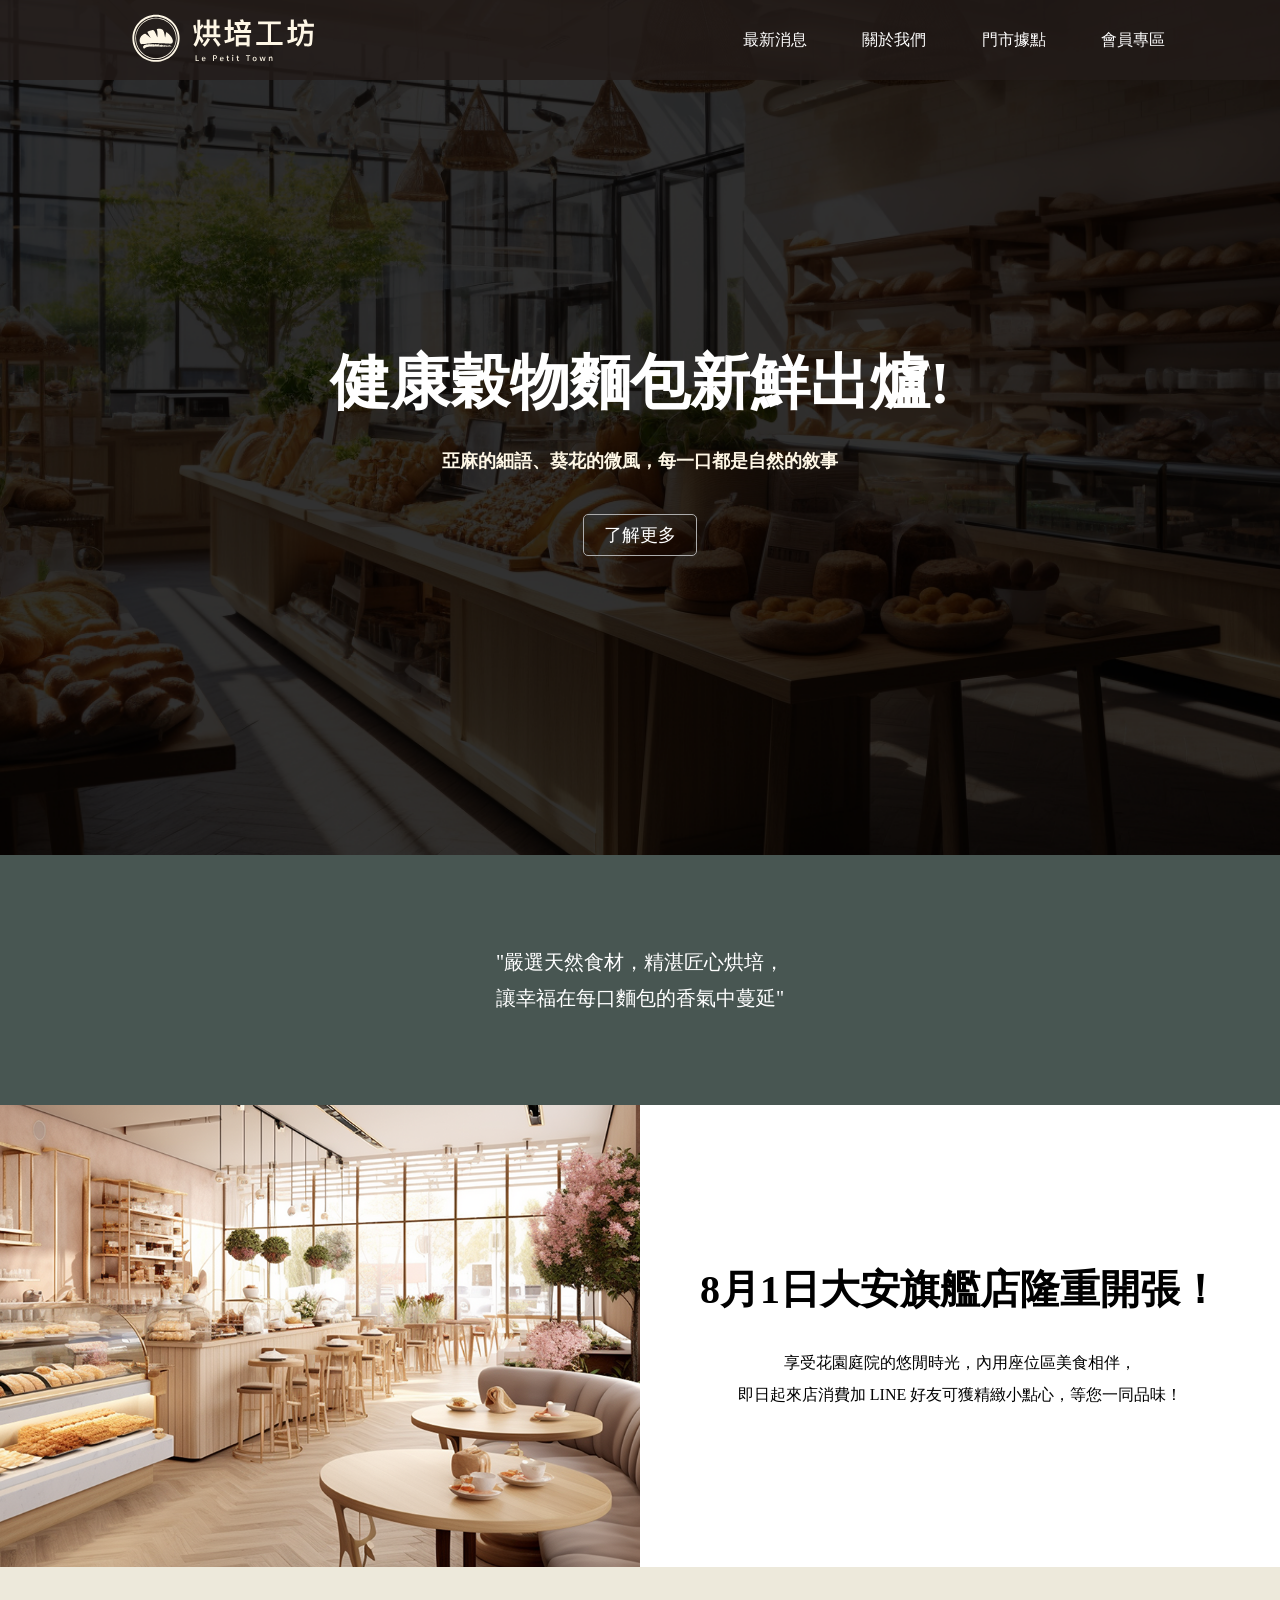
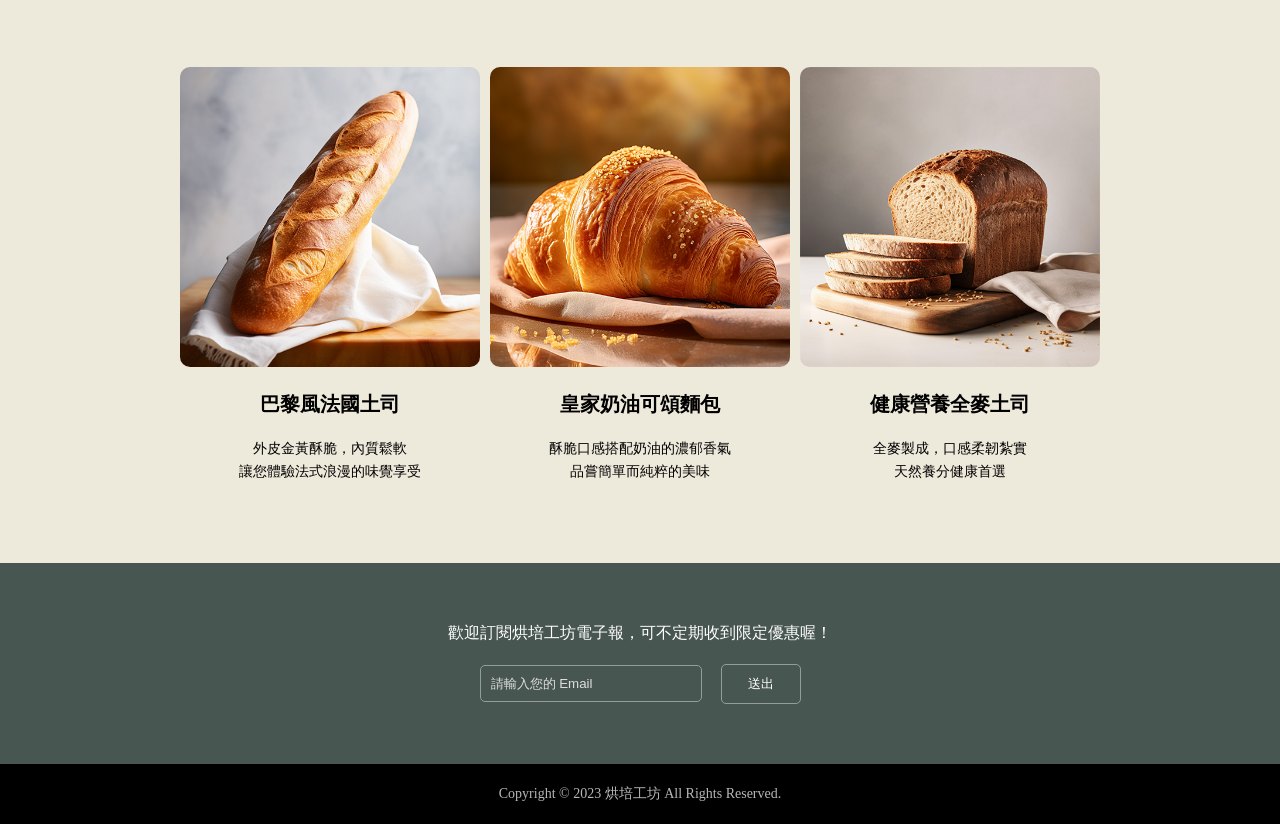
<file: index.html>
<!DOCTYPE html>
<html lang="zh-TW">

<head>
    <meta charset="UTF-8">
    <meta name="viewport" content="width=device-width, initial-scale=1.0">
    <title>烘焙工坊</title>
    <link rel="stylesheet" href="style.css">
</head>

<body>
    <header>
        <button class="menu">&#9776;</button>
        <h1> 烘焙工坊</h1>
        <nav>
            <ul>
                <li><a href="#">最新消息</a></li>
                <li><a href="#">關於我們</a></li>
                <li><a href="#">門市據點</a></li>
                <li><a href="#">會員專區</a></li>
            </ul>
        </nav>
    </header>
    <main>
        <section class="news">
            <h2>健康穀物麵包新鮮出爐!</h2>
            <p><strong>亞麻的細語、葵花的微風，每一口都是自然的敘事</strong></p>
            <p><a href="#">了解更多</a></p>
        </section>

        <section class="slogan">
            <blockquote>"嚴選天然食材，精湛匠心烘培，<br>讓幸福在每口麵包的香氣中蔓延"</blockquote>
        </section>

        <section class="shop">

            <img src="images/Shop.png" alt="烘焙工坊大安店">
            <div class="info">
                <h2>8月1日大安旗艦店隆重開張！</h2>
                <p>享受花園庭院的悠閒時光，內用座位區美食相伴，<br>
                    即日起來店消費加 LINE 好友可獲精緻小點心，等您一同品味！</p>
            </div>
        </section>
        <section class="product">
            <div>
                <img src="images/p1.png" alt="巴黎風法國土司">
                <h3>巴黎風法國土司</h3>
                <p>外皮金黃酥脆，內質鬆軟<br>讓您體驗法式浪漫的味覺享受</p>
            </div>
            <div>
                <img src="images/p2.png" alt="皇家奶油可頌麵包">
                <h3>皇家奶油可頌麵包</h3>
                <p>酥脆口感搭配奶油的濃郁香氣<br>品嘗簡單而純粹的美味</p>
            </div>
            <div>
                <img src="images/p3.png" alt="健康營養全麥土司">
                <h3>健康營養全麥土司</h3>
                <p>全麥製成，口感柔韌紮實<br>天然養分健康首選</p>
            </div>
        </section>
<section class="newsletter">
    <p>歡迎訂閱烘培工坊電子報，可不定期收到限定優惠喔！</p>
    <form>
        <input type="email" placeholder="請輸入您的 Email" required>
        <button type="submit">送出</button>
    </form>
</section>
    </main>
    <footer>
        <p>Copyright © 2023 烘培工坊 All Rights Reserved.</p>
    </footer>
</body>

</html>
</file>
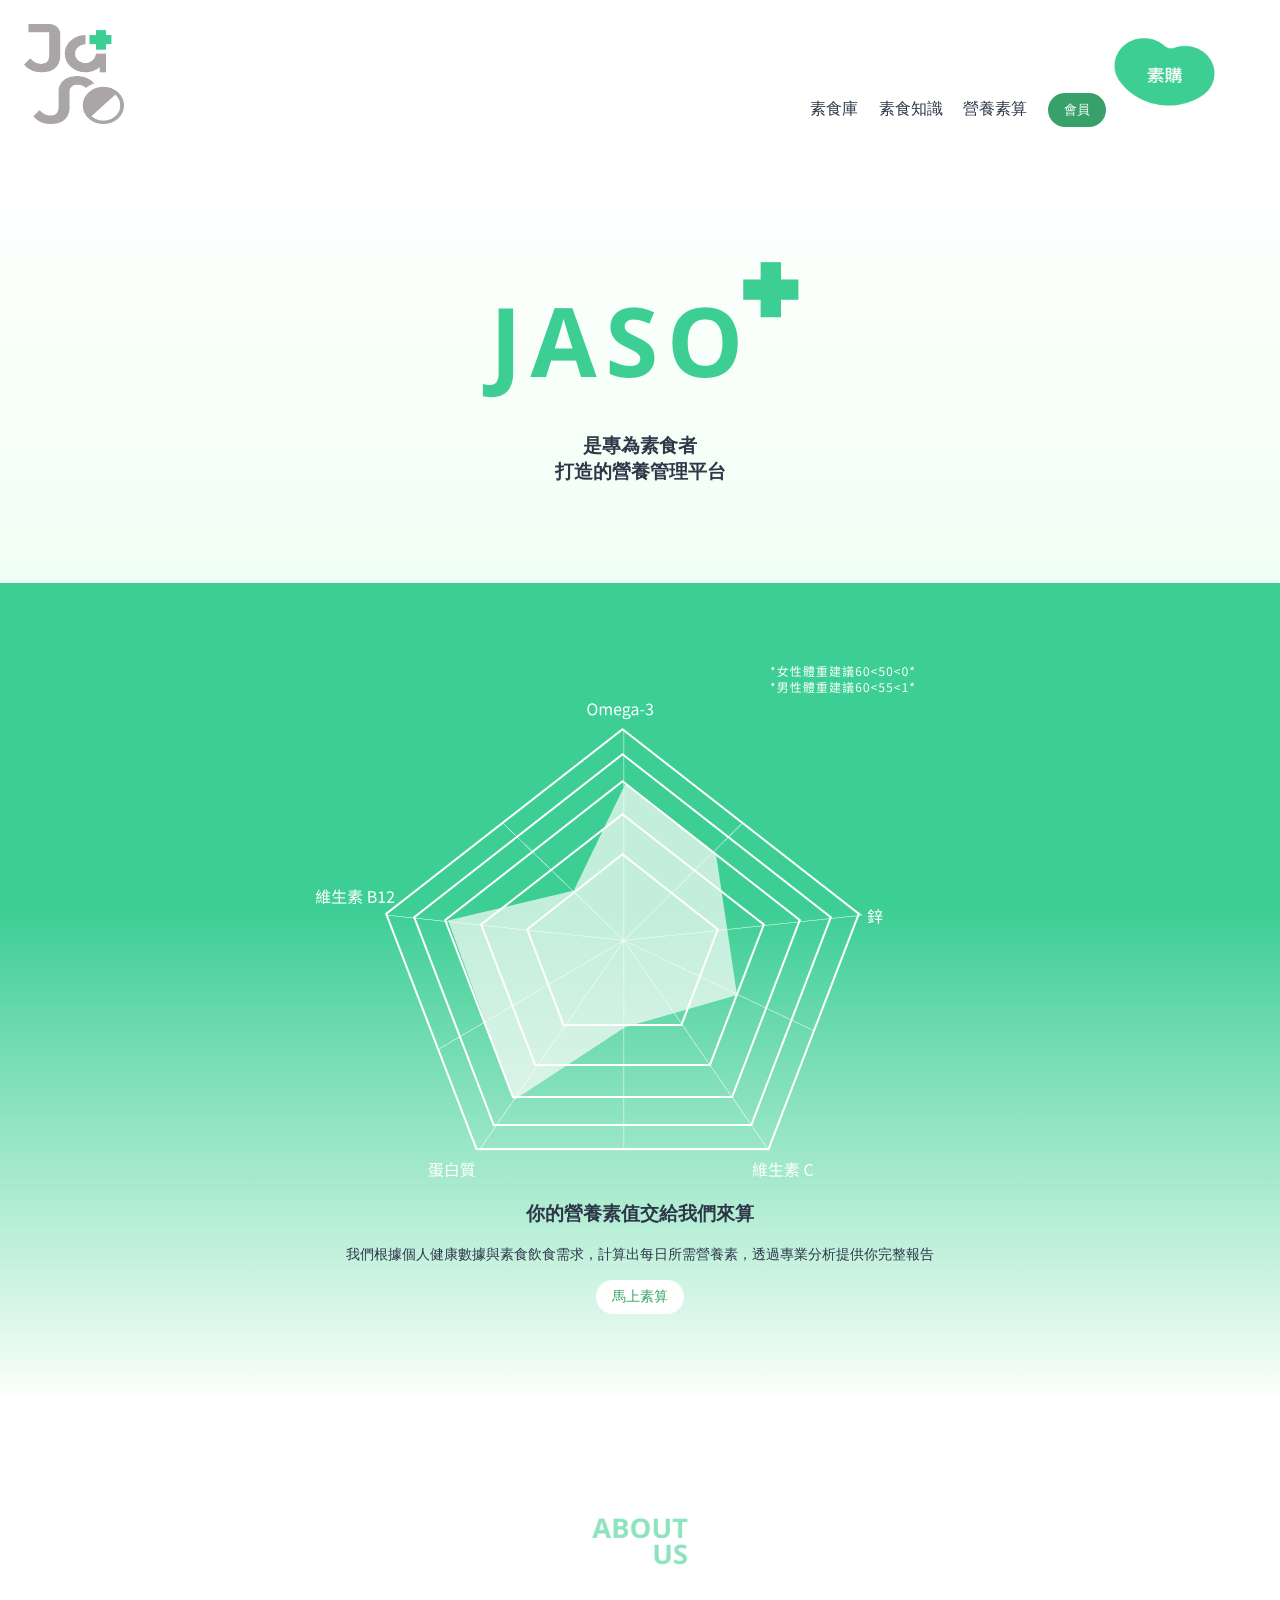
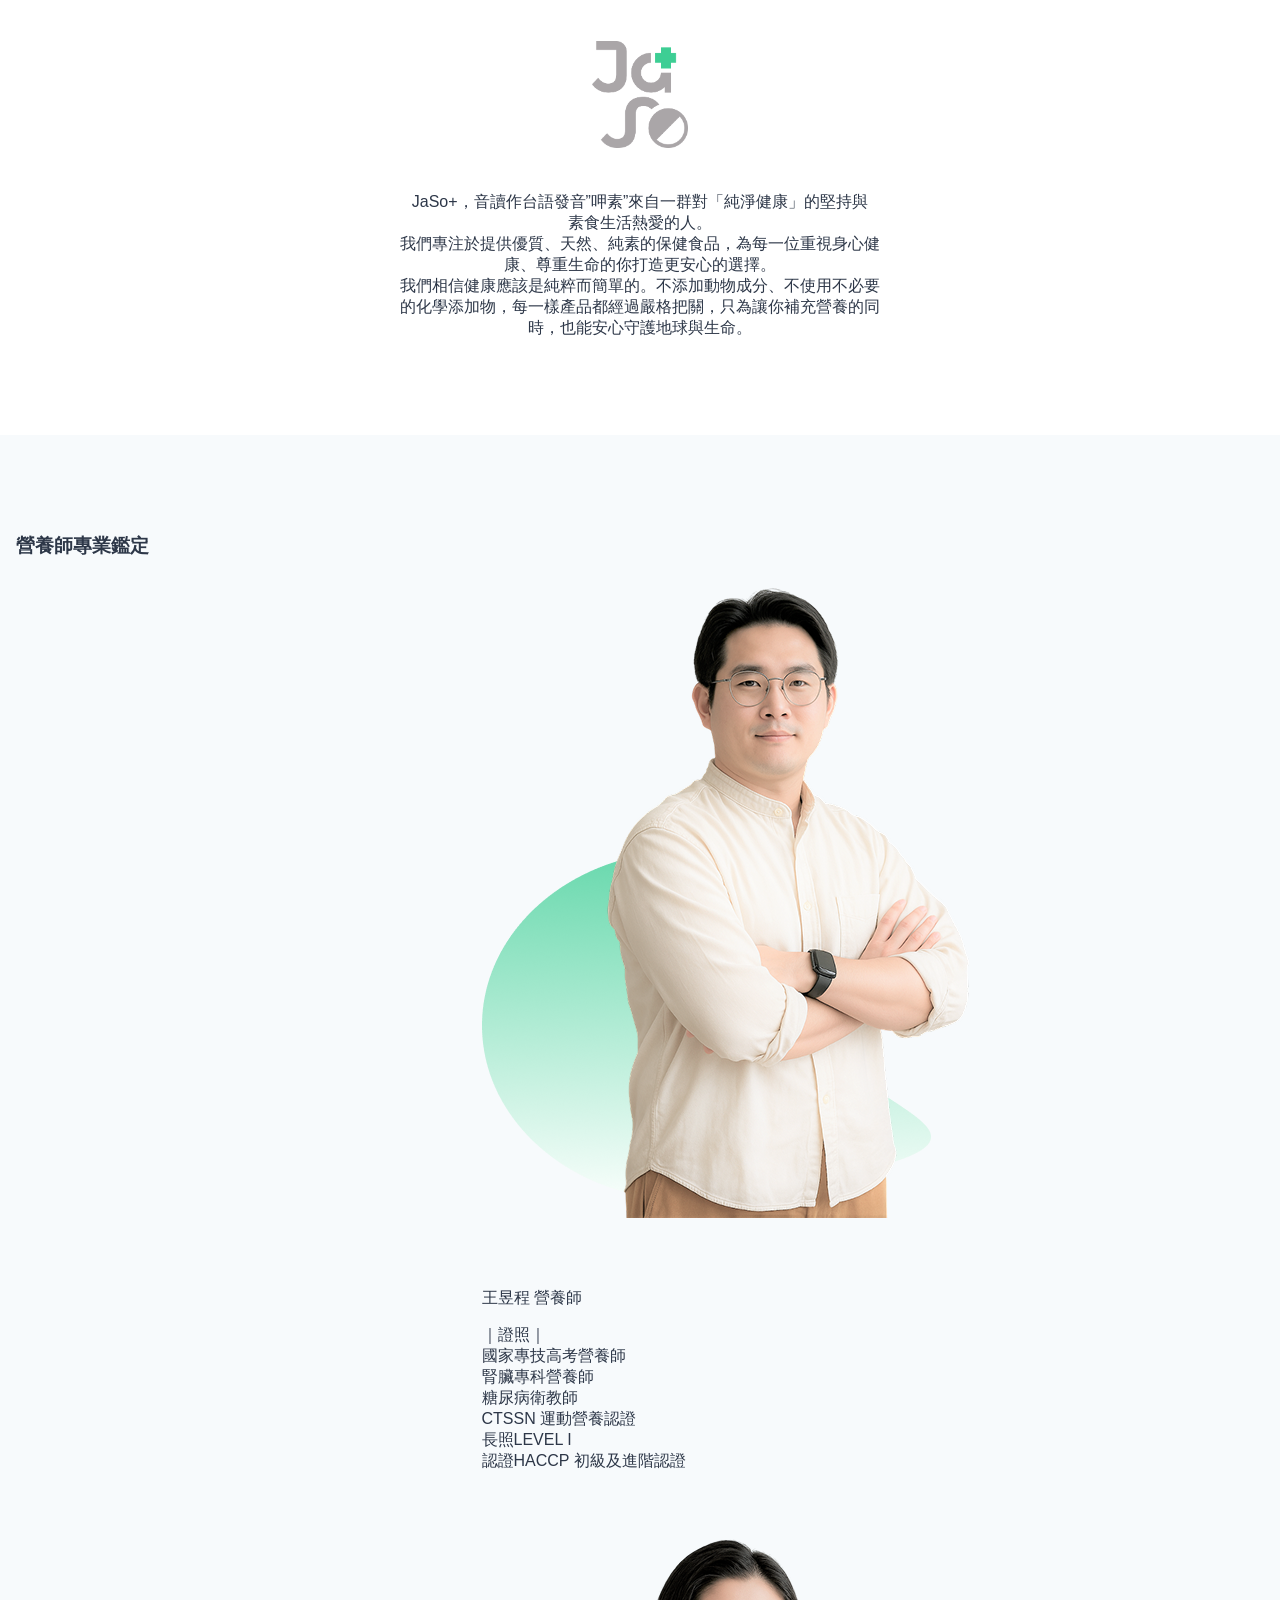
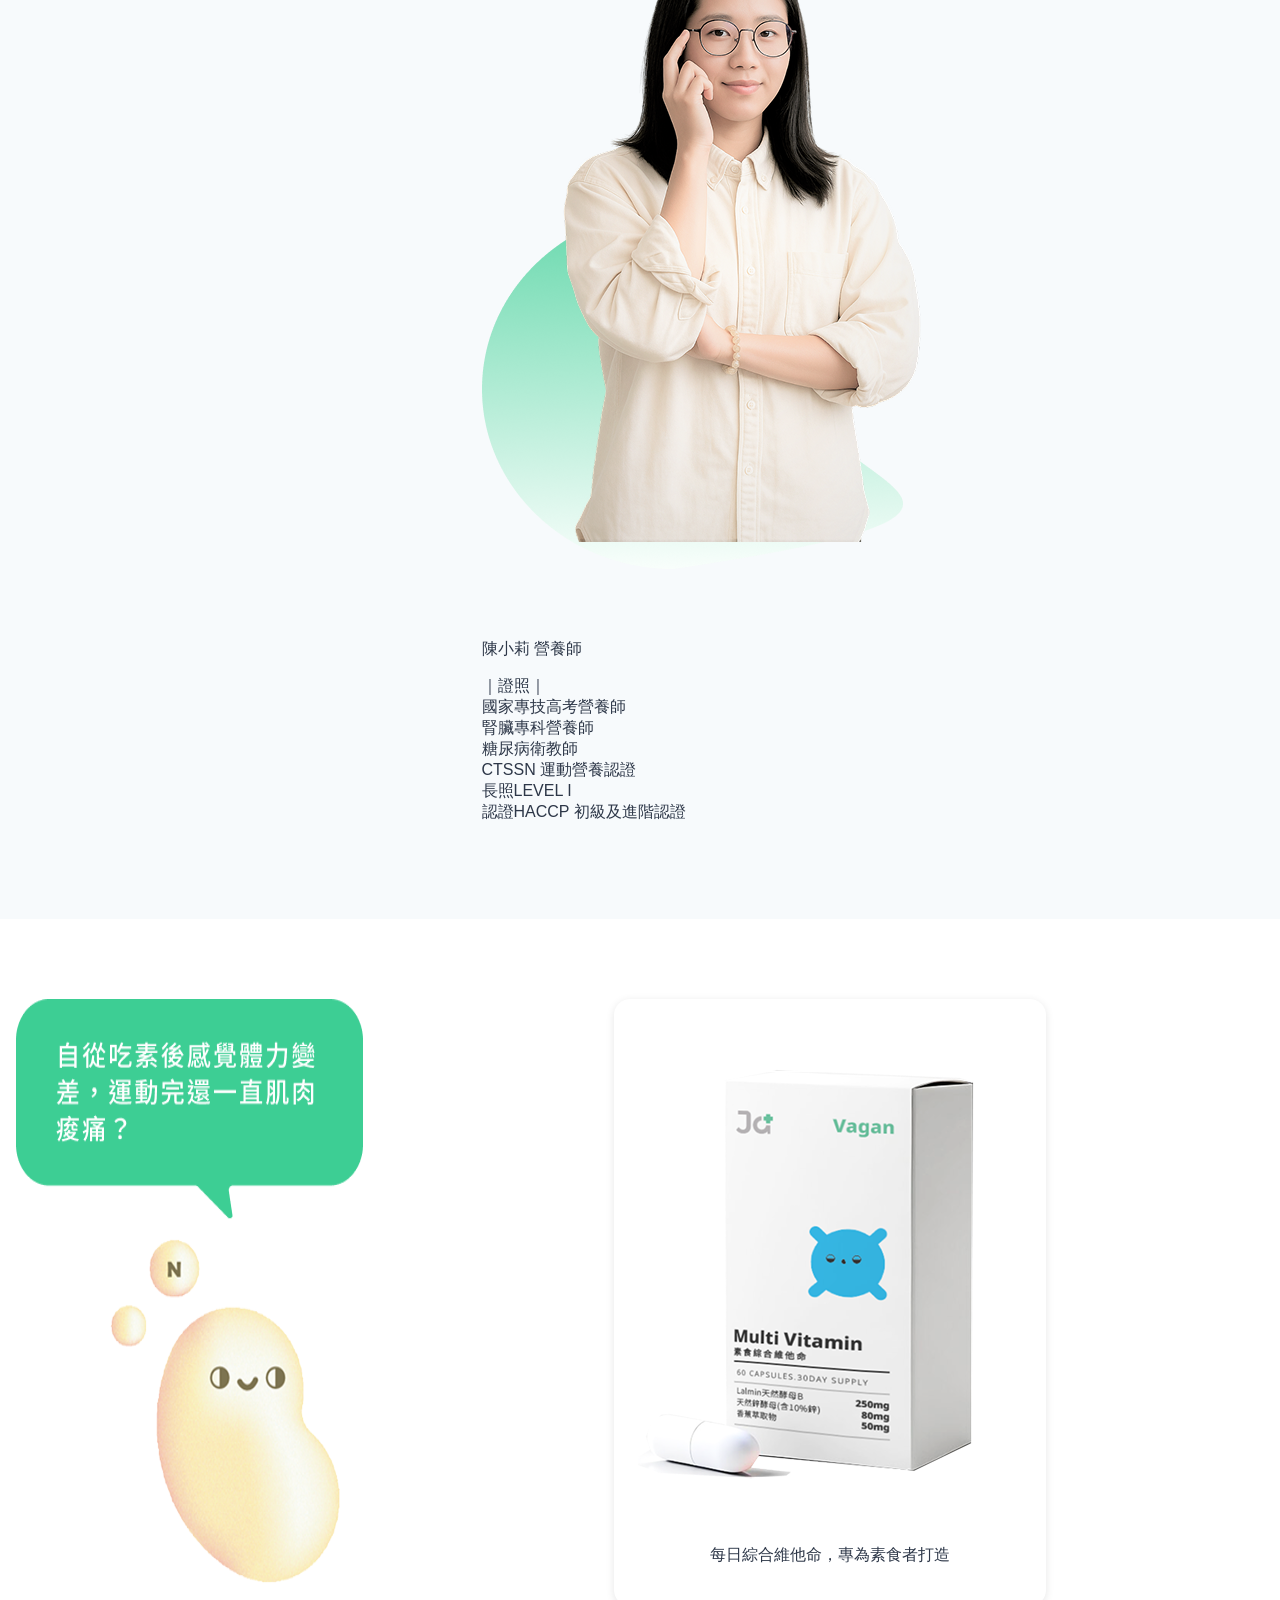
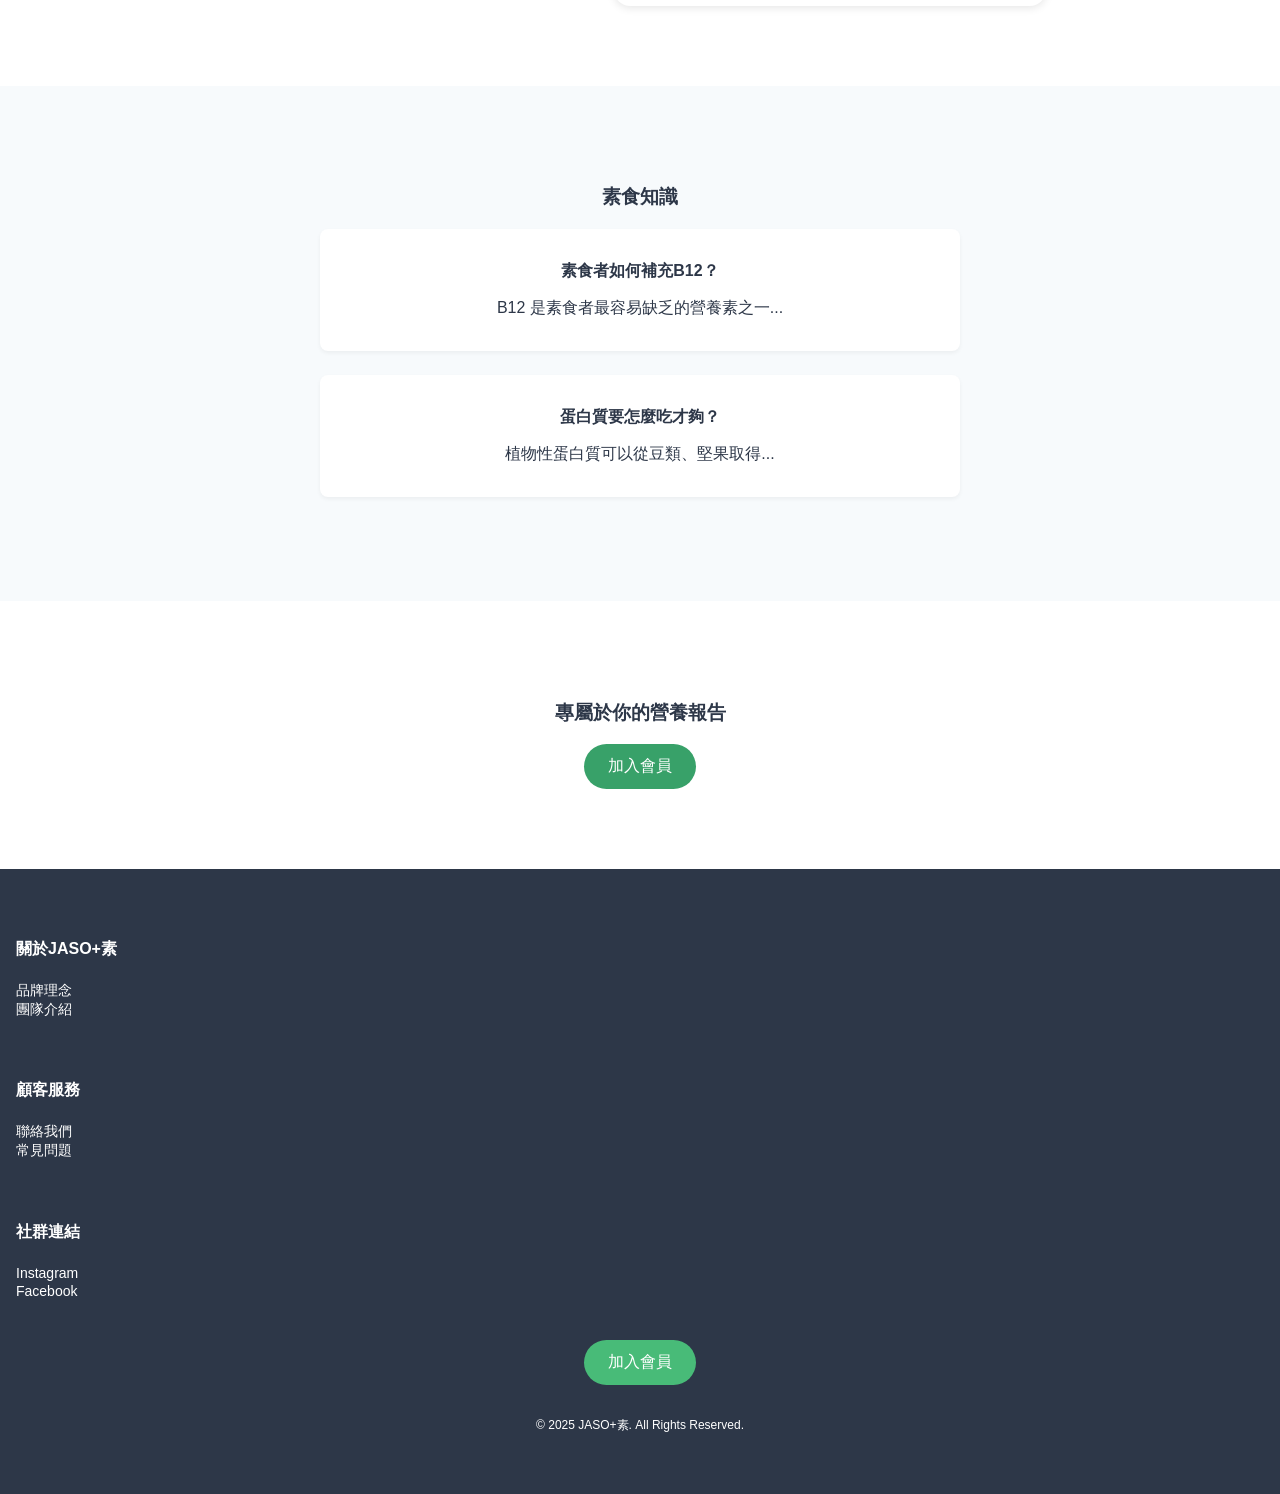
<file: Jaso/jaso3.html>
<!DOCTYPE html>
<html lang="zh-Hant">

<head>
    <meta charset="UTF-8">
    <meta name="viewport" content="width=device-width, initial-scale=1.0">
    <title>JASO+ 素食營養管理平台</title>
    <link rel="stylesheet" href="jaso-style.css">
</head>

<body>
    <!-- Header -->
    <header class="header">
        <div class="logo">
            <a href="#"><img src="./images/LOGO.png" alt="JASO+"> </a>
        </div>
        <nav class="nav">
            <a href="#">素食庫</a>
            <a href="#">素食知識</a>
            <a href="#">營養素算</a>
            <button class="login-btn">會員</button>
            <a href="#"><img src="./images/shop.png" alt="素購"> </a>
        </nav>
    </header>

    <!-- Hero Section -->
    <section class="hero">
        <img src="./images/bannar.png" alt="JaSo">
        <h3>是專為素食者 <br> 打造的營養管理平台</h3>
    </section>

    <!-- 分析圖表 -->
    <section class="chart-section">
        <img src="./images/countpic.png" alt="雷達圖" class="chart-img">
        <h3>你的營養素值交給我們來算</h3>
        <p>我們根據個人健康數據與素食飲食需求，計算出每日所需營養素，透過專業分析提供你完整報告</p>
        <button class="announcement-btn">馬上素算</button>

    </section>

    <!-- About Section -->
    <section class="about">
        <div class="about-content">
            <h3 class="about-title"><img src="./images/ABOUT.png" alt="ABOUT"></h3>
            <img src="./images/LOGO.png" alt="JASO Logo" class="about-logo">
            <p class="about-text">JaSo+，音讀作台語發音”呷素”來自一群對「純淨健康」的堅持與 <br>素食生活熱愛的人。 <br> 我們專注於提供優質、天然、純素的保健食品，為每一位重視身心健
                <br>康、尊重生命的你打造更安心的選擇。 <br>
                我們相信健康應該是純粹而簡單的。不添加動物成分、不使用不必要 <br>的化學添加物，每一樣產品都經過嚴格把關，只為讓你補充營養的同 <br>時，也能安心守護地球與生命。
            </p>
        </div>
    </section>

    <!-- 專業營養師 -->
    <section class="nutritionists">
        <h3>營養師專業鑑定</h3>
        <div class="team">
            <div class="person">
                <img src="./images/wangDot.png" alt="王昱程">
                <p>王昱程 營養師</p>
                ｜證照｜ <br>國家專技高考營養師 <br>腎臟專科營養師 <br>糖尿病衛教師 <br>CTSSN 運動營養認證 <br>長照LEVEL I
                <br>認證HACCP 初級及進階認證</p>
            </div>
            <div class="person">
                <img src="./images/cocoDot.png" alt="陳小莉">
                <p>陳小莉 營養師</p>
                ｜證照｜ <br>國家專技高考營養師 <br>腎臟專科營養師 <br>糖尿病衛教師 <br>CTSSN 運動營養認證 <br>長照LEVEL I
                <br>認證HACCP 初級及進階認證</p>
            </div>
        </div>
    </section>

    <!-- 產品推薦 -->
    <section class="product">
        <img src="./images/protein.png" alt="蛋白質">
        </div>
        <div class="product-card">
            <img src="./images/product33.png" alt="維他命產品">
            <p>每日綜合維他命，專為素食者打造</p>
        </div>
    </section>

    <!-- 素食知識 -->
    <section class="knowledge">
        <h3>素食知識</h3>
        <div class="articles">
            <div class="article">
                <p class="title">素食者如何補充B12？</p>
                <p>B12 是素食者最容易缺乏的營養素之一...</p>
            </div>
            <div class="article">
                <p class="title">蛋白質要怎麼吃才夠？</p>
                <p>植物性蛋白質可以從豆類、堅果取得...</p>
            </div>
        </div>
    </section>

    <!-- CTA -->
    <section class="cta">
        <h3>專屬於你的營養報告</h3>
        <button class="join-btn">加入會員</button>
    </section>

    <!-- Footer -->
    <footer class="footer">
        <div class="footer-grid">
            <div>
                <h4>關於JASO+素</h4>
                <ul>
                    <li><a href="#">品牌理念</a></li>
                    <li><a href="#">團隊介紹</a></li>
                </ul>
            </div>
            <div>
                <h4>顧客服務</h4>
                <ul>
                    <li><a href="#">聯絡我們</a></li>
                    <li><a href="#">常見問題</a></li>
                </ul>
            </div>
            <div>
                <h4>社群連結</h4>
                <ul>
                    <li><a href="#">Instagram</a></li>
                    <li><a href="#">Facebook</a></li>
                </ul>
            </div>
            <div class="footer-action">
                <button class="join-btn">加入會員</button>
            </div>
        </div>
        <p class="copyright">© 2025 JASO+素. All Rights Reserved.</p>
    </footer>
</body>

</html>
</file>
<file: style.css>
* {
    margin: 0;
    padding: 0;

}

header {
    background-color: rgba(35, 28, 26, 0.8);
    height: 80px;
    width: 100%;
    position: fixed;
}

h1 {
    color: white;
    position: absolute;
    left: 120px;
    top: 0;
    line-height: 80px;
    background-image: url(images/Logo.svg);
    background-repeat: no-repeat;
    /*不重複*/
    background-position: center;
    /*置中*/
    width: 210px;
    /*寬度210px*/
    text-indent: -9999px;
    /*隱藏文字*/
}

header ul {
    position: absolute;
    /*絕對定位*/
    right: 5vw;
    /*右邊距離5vw*/
    top: 0;
    line-height: 80px;
}

header li {
    display: inline;
    /*display 橫式排列*/
    margin-right: 4vw;
    /*vw 視窗寬度自動調整*/
}

header a {
    color: white;
    text-decoration: none;
    /*去除下劃線*/
}

header a:hover {
    text-decoration: underline;
    /*滑鼠移上去時出現下劃線*/
}

.news {
    background-color: antiquewhite;
    color: white;
    height: 95vh;
    background-image: url("images/banner.png");
    background-repeat: no-repeat;
    background-size: cover;
    background-position: center;
    display: flex;
    flex-direction: column;
    align-items: center;
    justify-content: center;
}

.news h2 {
    font-size: 60px;
    margin-top: 60px;
}

.news p {
    color: #fef7e6;
    font-size: 18px;
    margin: 25px 0;
}

.news a {
    color: white;
    text-decoration: none;
    border: 1px solid #acacac;
    /*細邊框*/
    padding: 10px 20px;
    /*內邊距邊距*/
    border-radius: 5px;
    /*邊框半徑語法，圓角效果*/
}

.slogan {
    background-color: #485652;
    color: white;
    height: 250px;
    display: flex;
    justify-content: center;
    align-items: center;
    font-size: 20px;
    line-height: 1.8em;
}

footer {
    background-color: #000000;
    color: #b7b7b7;
    height: 60px;
    display: flex;
    justify-content: center;
    align-items: center;
    font-size: 14px;
}

.shop {
    display: flex;
}

.shop img {
    width: 50%;
}

.info {
    width: 50%;
    background-color: white;
    display: flex;
    flex-direction: column;
    align-items: center;
    justify-content: center;
}

.info h2 {
    font-size: 40px;
    margin-bottom: 30px;
}

.info p {
    text-align: center;
    line-height: 2em;
}

.product {
    display: flex;
    background-color: #ede9db;
    justify-content: space-between;
    align-items: center;
    padding: 100px 180px 80px;
}

.product div {
    width: 300px;
    text-align: center;
}

.product img {
    width: 100%;
    border-radius: 10px;
}

.product h3 {
    font-size: 20px;
    margin: 20px 0;
}

.product p {
    font-size: 14px;
    line-height: 1.6em;
}

.newsletter {
    background-color: #485652;
    color: white;
    padding: 60px 0;
    display: flex;
    flex-direction: column;
    align-items: center;
}

.newsletter p {
    margin-bottom: 20px;
}

.newsletter input,
.newsletter button {
    background-color: transparent;
    color: white;
    border: 1px solid #949d9a;
    padding: 10px;
    border-radius: 5px;
    ;
}

.newsletter input {
    width: 200px;
    margin-right: 15px;
}

.newsletter button {
    width: 80px;
    cursor: pointer;
}

input::placeholder {
    color: #DDDDDD;
    /*placeholder 文字顏色*/
}

input:focus {
    outline: none;
    /*去除邊框*/
    border: 1px solid #e0e9a3;
    /*邊框顏色*/
}

.menu {
    display: none;
    /*隱藏*/

}

/* 響應式設計語法 */
@media screen and (max-width: 768px) {
    header ul {
        display: none;
    }

    header h1 {
        left: 50%;
        transform: translateX(-50%);
    }

    .news h2 {
        font-size: 40px;
    }

    .menu {
        display: block;
        /*顯示*/
        background-color: transparent;
        /* 透明 */
        color: white;
        font-size: 35px;
        position: absolute;
        /*絕對定位*/
        top: 15px;
        left: 20px;
        border: none;
        cursor: pointer;
    }

    .shop {
        flex-direction: column;
        /*改為直式排列*/
    }
    .shop img {
        width: 100%;
        /*圖片寬度100%*/
    }

    .info {
        width: 100%;
        padding: 40px 0;
        /*內邊距*/
    }

    .info h2 {
        font-size: 30px;
    }

    .product {
        flex-direction: column;
        /*改為直式排列*/
        padding: 60px 0;
    }

    .product div {
        margin-bottom: 30px;
        /*外邊距*/
    }
}
</file>
<file: Jaso/jaso-style.css>
/* Reset 基礎樣式 */
body {
  margin: 0;
  font-family: 'Helvetica Neue', sans-serif;
  color: #2d3748;
  background-color: #ffffff;
}

/* Header */
.header {
  display: flex;
  justify-content: space-between;
  align-items: center;
  padding: 1.5rem;
  background: white;
  box-shadow: 0 2px 4px rgba(0, 0, 0, 0.05);

}

.header .logo img {
  width: 100px;
  height: 100px;
  margin-right: 20px;
}

.header img {
  width: 110px;
  height: 86px;
  margin-right: 20px;
}

.logo {
  font-size: 1.5rem;
  font-weight: bold;
  color: #38a169;
}

.nav a {
  margin-right: 1rem;
  text-decoration: none;
  color: #2d3748;
}

.nav a:hover {
  color: #38a169;
}

.login-btn {
  background-color: #38a169;
  color: white;
  padding: 0.5rem 1rem;
  border-radius: 9999px;
  border: none;
  cursor: pointer;
}

/* Hero */
.hero {
  text-align: center;
  padding: 5rem 1rem;
  background: linear-gradient(to bottom, #ffffff, #f0fff4);
}

.hero h2 {
  font-size: 2.5rem;
  color: #38a169;
}

.announcement-btn {
  display: inline-block;
  background: #ffffff;
  color: #38a169;
  padding: 0.5rem 1rem;
  border-radius: 9999px;
  font-size: 0.875rem;
  border: none;
  cursor: pointer;
}

/* Chart Section */
.chart-section {
  background: linear-gradient(to Top, #F9FFFA, #3DCE94 60%);
  text-align: center;
  padding: 5rem 1rem;
}

.chart-section p {
  max-width: 40rem;
  margin: 1rem auto;
  font-size: 0.875rem;
}


/* About */
.about {
  padding: 5rem 1rem;
  text-align: center;
}

.about h3 {
  color: #38a169;
}

.about img {
  margin: 1.5rem auto;
  width: 6rem;
}

/* Nutritionists */
.nutritionists {
  display: flex;
  justify-content: center;
  background: #f7fafc;
  padding: 5rem 1rem;
  text-align: ;
}

.team {
  display: flex;
  flex-direction: column;
  margin: 0 auto;
  float: right;  /* 文字在右邊 */
  width: 430px;
  padding: 20px 20px 0px 0px;

}

.team .person img {
  width: 500x;
  margin: 50px auto;
  border: solid 0;
  overflow: hidden;
  /* 避免長方框下面顯示不正常 */
  
}

/* Product */
.product {
  padding: 5rem 1rem;
  text-align: center;
  display: flex;
  justify-content: space-between;
  align-self: center;
}

.product-card {
  max-width: 24rem;
  margin: 0 auto;
  background: white;
  padding: 1.5rem;
  border-radius: 1rem;
  box-shadow: 0 2px 8px rgba(0, 0, 0, 0.1);
}

/* Knowledge */
.knowledge {
  background: #f7fafc;
  padding: 5rem 1rem;
  text-align: center;
}

.articles {
  max-width: 40rem;
  margin: 0 auto;
}

.article {
  background: white;
  padding: 1rem;
  border-radius: 0.5rem;
  box-shadow: 0 2px 4px rgba(0, 0, 0, 0.05);
  margin-bottom: 1.5rem;
}

.article .title {
  font-weight: bold;
}

/* CTA */
.cta {
  padding: 5rem 1rem;
  text-align: center;
}

.join-btn {
  background-color: #38a169;
  color: white;
  padding: 0.75rem 1.5rem;
  border: none;
  border-radius: 9999px;
  font-size: 1rem;
  cursor: pointer;
}

/* Footer */
.footer {
  background: #2d3748;
  color: white;
  padding: 3rem 1rem;
}

.footer-grid {
  display: grid;
  gap: 1.5rem;
}

.footer h4 {
  font-weight: bold;
}

.footer ul {
  list-style: none;
  padding: 0;
}

.footer ul li a {
  color: white;
  text-decoration: none;
  font-size: 0.875rem;
}

.footer ul li a:hover {
  text-decoration: underline;
}

.footer-action {
  text-align: center;
}

.footer .join-btn {
  background-color: #48bb78;
}

.copyright {
  text-align: center;
  font-size: 0.75rem;
  margin-top: 2rem;
}
</file>
